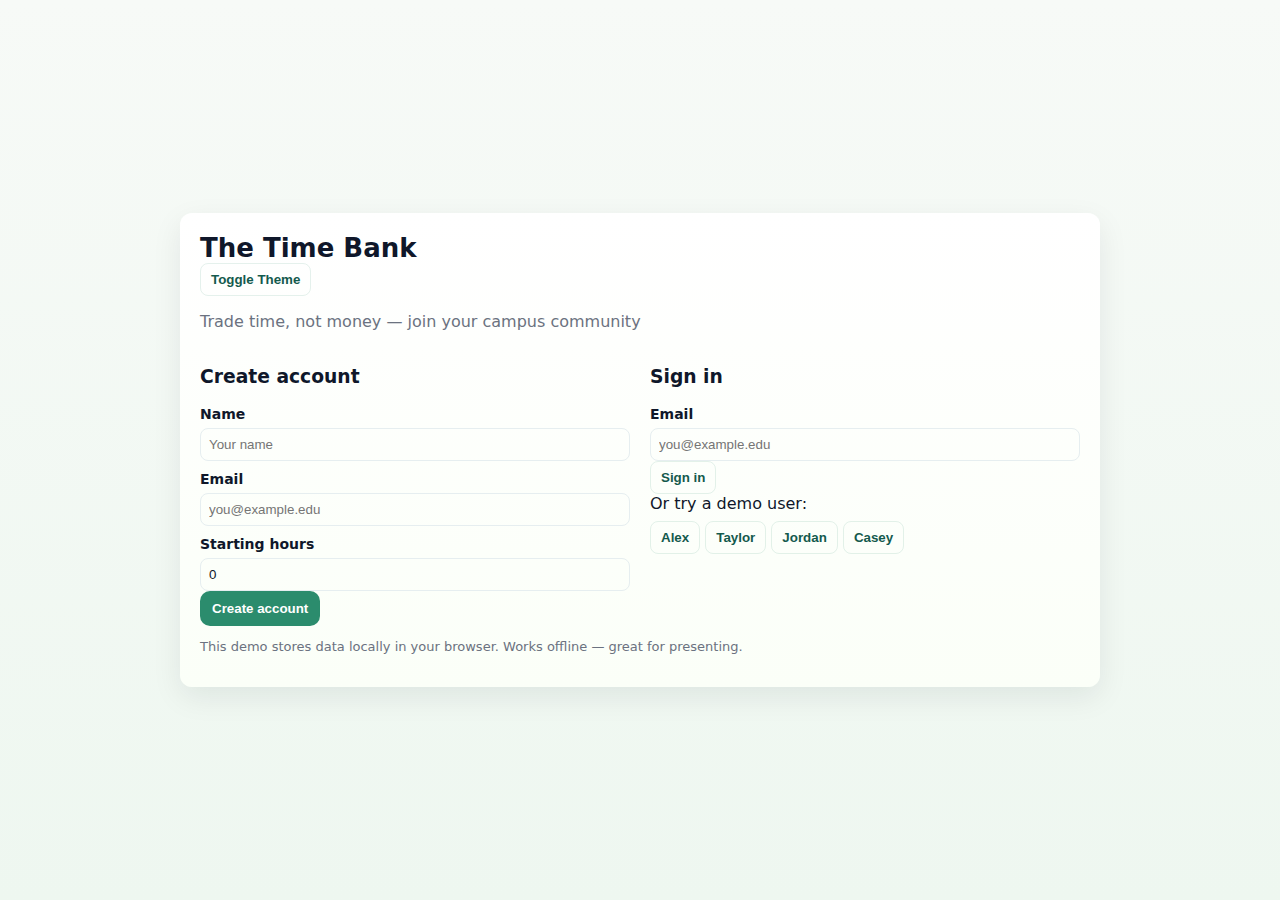
<file: index.html>
<!doctype html>
<html lang="en">
<head>
  <meta charset="utf-8" />
  <meta name="viewport" content="width=device-width,initial-scale=1" />
  <title>The Time Bank — Sign In</title>
  <link rel="stylesheet" href="style.css" />
</head>
<body>
  <main class="auth-wrap">
    <div class="auth-card">
      <div class="auth-top">
        <h1>The Time Bank</h1>
        <div class="theme-toggle">
          <button id="themeBtn" class="ghost">Toggle Theme</button>
        </div>
      </div>
      <p class="tag">Trade time, not money — join your campus community</p>

      <div class="forms">
        <div class="form-col">
          <h3>Create account</h3>
          <label>Name
            <input id="regName" type="text" placeholder="Your name" />
          </label>
          <label>Email
            <input id="regEmail" type="email" placeholder="you@example.edu" />
          </label>
          <label>Starting hours
            <input id="regBalance" type="number" value="0" min="0" />
          </label>
          <button id="btnRegister">Create account</button>
        </div>

        <div class="form-col">
          <h3>Sign in</h3>
          <label>Email
            <input id="signEmail" type="email" placeholder="you@example.edu" />
          </label>
          <button id="btnSignIn" class="ghost">Sign in</button>

          <div class="demo-note">
            Or try a demo user:
            <div style="margin-top:8px">
              <button class="ghost" id="demoAlex">Alex</button>
              <button class="ghost" id="demoTaylor">Taylor</button>
              <button class="ghost" id="demoJordan">Jordan</button>
              <button class="ghost" id="demoCasey">Casey</button>
            </div>
          </div>
        </div>
      </div>

      <p class="small muted">This demo stores data locally in your browser. Works offline — great for presenting.</p>
    </div>
  </main>

  <audio id="ping" src="[data-uri]"></audio>

  <script src="script.js"></script>
  <script>
    // demo buttons
    document.getElementById('demoAlex').addEventListener('click', ()=> loadDemo('Alex'));
    document.getElementById('demoTaylor').addEventListener('click', ()=> loadDemo('Taylor'));
    document.getElementById('demoJordan').addEventListener('click', ()=> loadDemo('Jordan'));
    document.getElementById('demoCasey').addEventListener('click', ()=> loadDemo('Casey'));
    // theme toggle
    const themeBtn = document.getElementById('themeBtn');
    themeBtn.addEventListener('click', ()=> {
      const cur = localStorage.getItem('tb_theme') === 'dark' ? 'dark' : 'light';
      const next = cur === 'dark' ? 'light' : 'dark';
      localStorage.setItem('tb_theme', next);
      applyTheme();
    });
    function applyTheme(){ const t = localStorage.getItem('tb_theme') || 'light'; document.documentElement.setAttribute('data-theme', t); }
    applyTheme();
  </script>
</body>
</html>
</file>
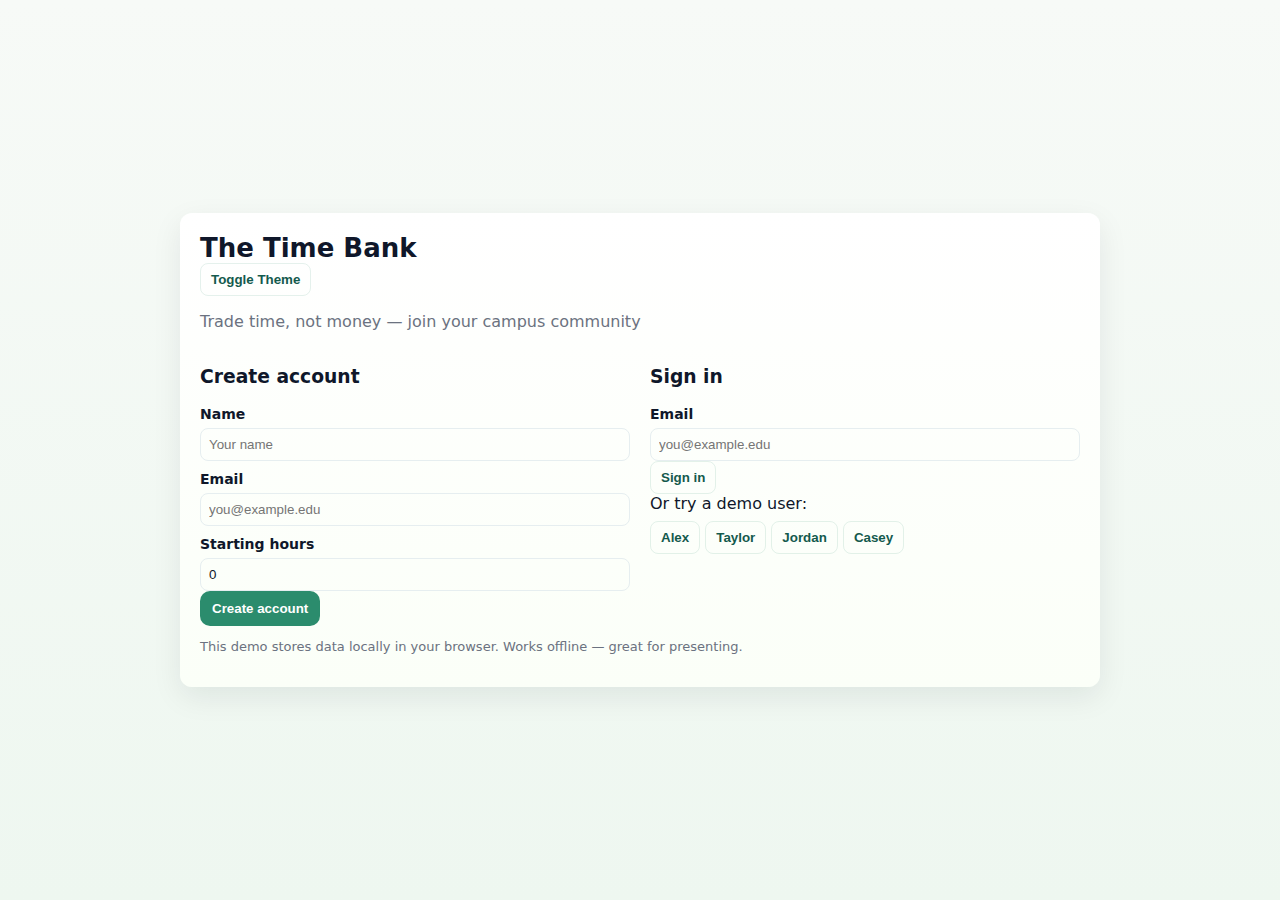
<file: dashboard.html>
<!doctype html>
<html lang="en">
<head>
  <meta charset="utf-8" />
  <meta name="viewport" content="width=device-width,initial-scale=1" />
  <title>The Time Bank — Dashboard</title>
  <link rel="stylesheet" href="style.css" />
</head>
<body>
  <header class="topbar">
    <div class="brand">The Time Bank</div>
    <div class="top-actions">
      <div id="topUser">—</div>
      <button id="themeToggle" class="ghost">Theme</button>
      <button id="btnSignOut" class="ghost">Sign out</button>
    </div>
  </header>

  <main class="container grid-3">
    <section class="card">
      <h2>Welcome, <span id="userName">User</span></h2>
      <p class="small muted">Balance: <strong id="userBalance">0</strong> hours</p>

      <div class="hr"></div>

      <h3>Add an offer</h3>
      <label>Service title
        <input id="offerTitle" type="text" placeholder="e.g., Math tutoring" />
      </label>
      <label>Duration (hours)
        <input id="offerHours" type="number" min="1" value="1" />
      </label>

      <label>Quick pick ideas
        <select id="presetSelect">
          <option value="">— choose a sample —</option>
          <option>Grocery pickup / errands</option>
          <option>1-on-1 tutoring (math)</option>
          <option>Moving help (lifting & loading)</option>
          <option>Resume review / cover letter</option>
          <option>Babysitting (1 child)</option>
        </select>
      </label>

      <button id="btnAddOffer">Post Offer</button>

      <div class="hr"></div>

      <h3>My posted offers</h3>
      <div id="myOffers">No offers yet.</div>
    </section>

    <section class="card">
      <h3>Available offers</h3>
      <div id="offersList" class="offers-list">Loading...</div>
      <div class="hr"></div>
      <h3>Request / Accept</h3>
      <p class="small muted">Click Request to request a posted service (this will adjust balances).</p>
    </section>

    <aside class="card">
      <h3>Your Private Feed</h3>
      <div id="feed" class="feed"></div>
      <div class="hr"></div>
      <h4>Quick controls</h4>
      <div class="controls">
        <button class="ghost" id="btnSimulate">Simulate activity</button>
        <button class="ghost" id="btnClearFeed">Clear Feed</button>
      </div>
    </aside>
  </main>

  <div id="toasts" class="toasts"></div>
  <audio id="notifySound" src="[data-uri]"></audio>

  <script src="script.js"></script>
  <script src="dashboard.js"></script>
  <script>
    // theme toggle sync
    document.getElementById('themeToggle').addEventListener('click', ()=>{
      const cur = localStorage.getItem('tb_theme') === 'dark' ? 'dark' : 'light';
      const next = cur === 'dark' ? 'light' : 'dark';
      localStorage.setItem('tb_theme', next);
      document.documentElement.setAttribute('data-theme', next);
    });
    // apply initial theme on load
    document.documentElement.setAttribute('data-theme', localStorage.getItem('tb_theme') || 'light');
  </script>
</body>
</html>
</file>
<file: style.css>
:root{
  --accent:#2b8c6d;
  --accent-2:#145a4d;
  --muted:#6b7280;
  --bg:#f7faf7;
  --card:#ffffff;
  --glass: rgba(255,255,255,0.7);
  --accent-soft:#bce6cf;
  font-family: Inter, system-ui, -apple-system, "Segoe UI", Roboto, "Helvetica Neue", Arial;
}
[data-theme="dark"]{
  --accent:#1b4332;
  --accent-2:#144634;
  --muted:#9aa5a1;
  --bg:#081018;
  --card:#0e1520;
  --glass: rgba(255,255,255,0.02);
  --accent-soft:#234a3a;
  color: #e6f3ea;
}
*{box-sizing:border-box}
body{margin:0;background:linear-gradient(180deg,var(--bg),#eef7f0);color:#0f172a;}
[data-theme="dark"] body{background:linear-gradient(180deg,#071018,#08101a); color:var(--muted);}
.topbar{
  display:flex;justify-content:space-between;align-items:center;padding:14px 20px;background:linear-gradient(90deg,var(--accent),var(--accent-2));color:white;
}
.brand{font-weight:800}
.ghost{background:transparent;border:1px solid rgba(255,255,255,0.18);color:inherit;padding:8px 10px;border-radius:8px;cursor:pointer}
.container{max-width:1100px;margin:22px auto;padding:0 16px}
.card{background:var(--card);border-radius:12px;padding:16px;box-shadow:0 6px 20px rgba(11,55,32,0.06);margin-bottom:16px}
.auth-wrap{min-height:100vh;display:flex;align-items:center;justify-content:center;padding:20px}
.auth-card{width:920px;max-width:96%;background:linear-gradient(180deg,#fff,#fbfff8);padding:20px;border-radius:12px;box-shadow:0 10px 30px rgba(16,24,40,0.08)}
[data-theme="dark"] .auth-card{background:linear-gradient(180deg,#0b1216,#0c161a);box-shadow:0 8px 26px rgba(0,0,0,0.6)}
h1{margin:0;font-size:26px}
.tag{color:var(--muted);margin-bottom:12px}
.forms{display:flex;gap:20px;margin-top:16px}
.form-col{flex:1}
label{display:block;font-weight:700;margin-top:10px;font-size:14px}
input, select{width:100%;padding:8px;border-radius:8px;border:1px solid #e6eef0;margin-top:6px;background:transparent;color:inherit}
button{background:var(--accent);color:white;border:0;padding:10px 12px;border-radius:10px;font-weight:700;cursor:pointer}
button.ghost{background:transparent;color:var(--accent-2);border:1px solid rgba(43,140,109,0.12)}
.small{font-size:13px;color:var(--muted)}
.muted{color:var(--muted)}
.hr{height:1px;background:#eef3ef;margin:12px 0;border-radius:4px}
.grid-3{display:grid;grid-template-columns:1fr 1fr 320px;gap:18px}
.offers-list{display:flex;flex-direction:column;gap:10px;max-height:420px;overflow:auto}
.offer-card{border-radius:10px;padding:10px;background:linear-gradient(180deg,#fff,#fbfff8);border:1px solid rgba(16,24,40,0.04);display:flex;justify-content:space-between;align-items:center}
[data-theme="dark"] .offer-card{background:linear-gradient(180deg,#0b1411,#0b1414);border:1px solid rgba(255,255,255,0.03)}
.offer-meta{font-size:13px;color:var(--muted)}
.feed{max-height:360px;overflow:auto;padding:6px;display:flex;flex-direction:column;gap:8px}
.feed-item{padding:8px;border-radius:8px;background:#fbfff8;border:1px solid #eef7ef}
[data-theme="dark"] .feed-item{background:linear-gradient(90deg,#071a12,#071814);border:1px solid rgba(255,255,255,0.03)}
.controls{display:flex;gap:8px;flex-wrap:wrap}
.toasts{position:fixed;right:18px;top:18px;display:flex;flex-direction:column;gap:8px;z-index:999}
.toast{background:linear-gradient(90deg,var(--accent-soft),#fff);padding:10px;border-radius:8px;box-shadow:0 6px 18px rgba(16,24,40,0.08);border:1px solid rgba(16,24,40,0.03)}
[data-theme="dark"] .toast{background:linear-gradient(90deg,var(--accent-soft),#0b1412);border:1px solid rgba(255,255,255,0.02)}
@media (max-width:940px){
  .grid-3{grid-template-columns:1fr; }
  .forms{flex-direction:column}
  .auth-card{padding:16px}
}
</file>
